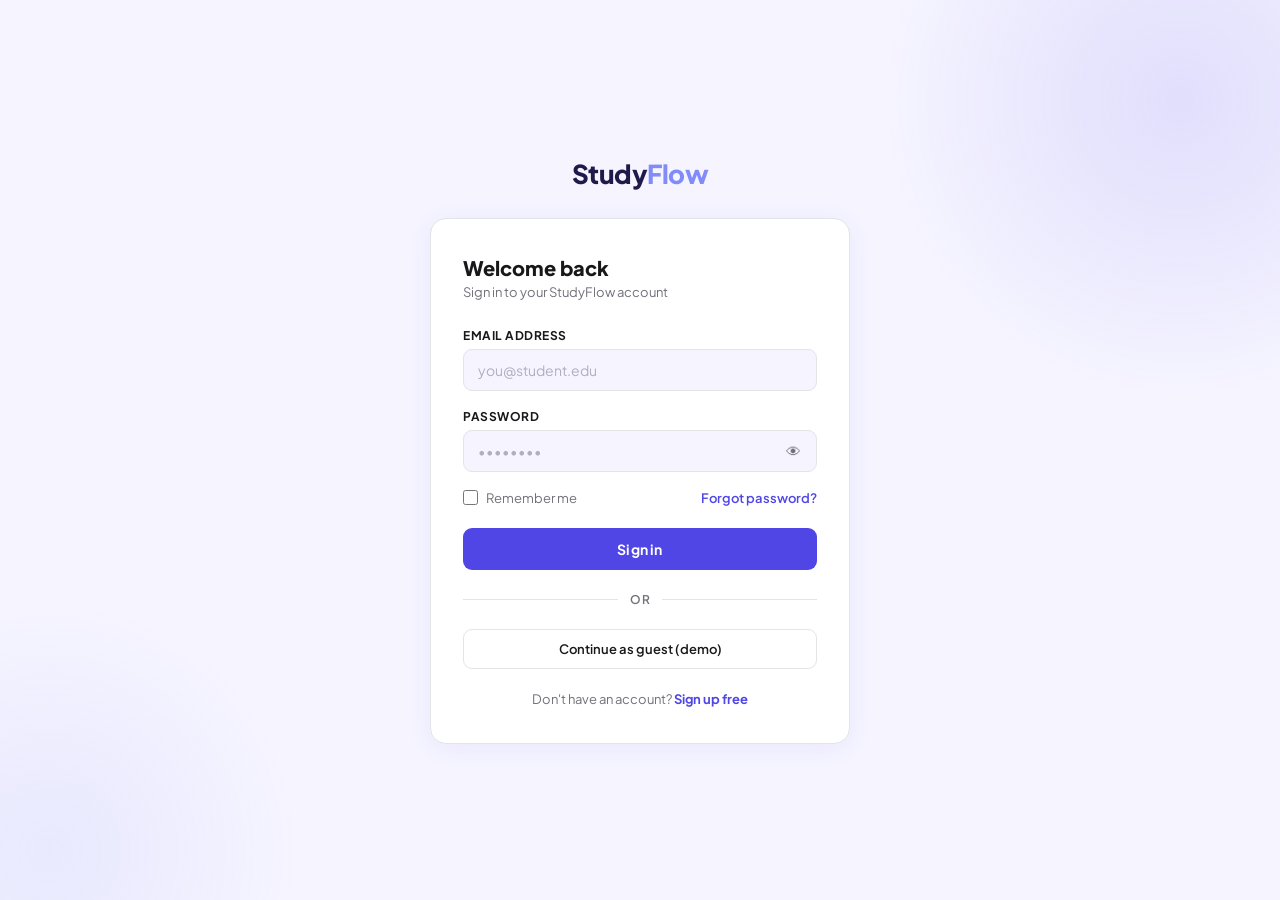
<file: index.html>
<!DOCTYPE html>
<html lang="en">
<head>
  <meta charset="UTF-8">
  <meta name="viewport" content="width=device-width, initial-scale=1.0">
  <title>StudyFlow — Sign In</title>
  <link href="https://fonts.googleapis.com/css2?family=Plus+Jakarta+Sans:wght@300;400;500;600;700;800&display=swap" rel="stylesheet">
  <style>
    * { margin:0; padding:0; box-sizing:border-box; }
    :root {
      --bg:#F5F4FF; --card:#FFFFFF; --accent:#4F46E5; --accent-hover:#4338CA;
      --accent-light:#EEF2FF; --text:#18181B; --muted:#71717A; --border:#E4E4E7;
      --error:#EF4444; --sidebar:#1E1B4B;
    }
    body {
      font-family:'Plus Jakarta Sans',sans-serif;
      background:var(--bg);
      color:var(--text);
      min-height:100vh;
      display:flex;
      align-items:center;
      justify-content:center;
      padding:24px;
    }

    /* Background decoration */
    body::before {
      content:'';
      position:fixed;
      top:-200px; right:-200px;
      width:600px; height:600px;
      background:radial-gradient(circle, rgba(79,70,229,.12) 0%, transparent 70%);
      pointer-events:none;
    }
    body::after {
      content:'';
      position:fixed;
      bottom:-200px; left:-200px;
      width:500px; height:500px;
      background:radial-gradient(circle, rgba(129,140,248,.10) 0%, transparent 70%);
      pointer-events:none;
    }

    .login-wrap {
      width:100%;
      max-width:420px;
      animation: fadeUp .35s ease;
    }
    @keyframes fadeUp {
      from { opacity:0; transform:translateY(16px); }
      to   { opacity:1; transform:translateY(0); }
    }

    /* Logo */
    .logo {
      text-align:center;
      font-size:26px;
      font-weight:800;
      color:var(--sidebar);
      letter-spacing:-0.5px;
      margin-bottom:28px;
    }
    .logo span { color:#818CF8; }

    /* Card */
    .card {
      background:var(--card);
      border-radius:16px;
      border:1px solid var(--border);
      padding:36px 32px;
      box-shadow:0 4px 24px rgba(79,70,229,.07);
    }

    .card-title {
      font-size:20px;
      font-weight:800;
      color:var(--text);
      margin-bottom:4px;
    }
    .card-sub {
      font-size:13px;
      color:var(--muted);
      margin-bottom:28px;
    }

    /* Form */
    .form-group { margin-bottom:18px; }
    .form-label {
      display:block;
      font-size:12px;
      font-weight:700;
      color:var(--text);
      margin-bottom:6px;
      text-transform:uppercase;
      letter-spacing:.5px;
    }
    .input-wrap { position:relative; }
    .form-input {
      width:100%;
      padding:11px 14px;
      border:1.5px solid var(--border);
      border-radius:9px;
      font-family:inherit;
      font-size:14px;
      color:var(--text);
      background:var(--bg);
      outline:none;
      transition:border-color .15s, box-shadow .15s;
    }
    .form-input:focus {
      border-color:var(--accent);
      box-shadow:0 0 0 3px rgba(79,70,229,.12);
      background:#fff;
    }
    .form-input.error { border-color:var(--error); }
    .form-input::placeholder { color:#B0AEC0; }

    /* Password toggle */
    .pwd-toggle {
      position:absolute;
      right:12px; top:50%;
      transform:translateY(-50%);
      background:none; border:none;
      cursor:pointer; color:var(--muted);
      font-size:15px; padding:4px;
      line-height:1;
      transition:color .15s;
    }
    .pwd-toggle:hover { color:var(--accent); }
    #inp-password { padding-right:40px; }

    /* Error message */
    .field-error {
      font-size:11px;
      color:var(--error);
      margin-top:5px;
      display:none;
    }
    .field-error.visible { display:block; }

    /* Remember + Forgot row */
    .extras-row {
      display:flex;
      align-items:center;
      justify-content:space-between;
      margin-bottom:22px;
    }
    .checkbox-label {
      display:flex;
      align-items:center;
      gap:8px;
      font-size:13px;
      color:var(--muted);
      cursor:pointer;
      user-select:none;
    }
    .checkbox-label input[type="checkbox"] {
      width:15px; height:15px;
      accent-color:var(--accent);
      cursor:pointer;
    }
    .forgot-link {
      font-size:13px;
      color:var(--accent);
      text-decoration:none;
      font-weight:600;
    }
    .forgot-link:hover { text-decoration:underline; }

    /* Submit button */
    .btn-signin {
      width:100%;
      padding:12px;
      background:var(--accent);
      color:white;
      border:none;
      border-radius:9px;
      font-family:inherit;
      font-size:14px;
      font-weight:700;
      cursor:pointer;
      transition:background .15s, transform .1s, box-shadow .15s;
      letter-spacing:.2px;
    }
    .btn-signin:hover { background:var(--accent-hover); box-shadow:0 4px 14px rgba(79,70,229,.3); }
    .btn-signin:active { transform:scale(.98); }
    .btn-signin:disabled { opacity:.6; cursor:not-allowed; transform:none; box-shadow:none; }

    /* Divider */
    .divider {
      display:flex; align-items:center; gap:12px;
      margin:22px 0;
      color:var(--muted); font-size:12px; font-weight:600; text-transform:uppercase; letter-spacing:.5px;
    }
    .divider::before, .divider::after {
      content:''; flex:1; height:1px; background:var(--border);
    }

    /* Social / guest */
    .btn-guest {
      width:100%;
      padding:11px;
      background:transparent;
      color:var(--text);
      border:1.5px solid var(--border);
      border-radius:9px;
      font-family:inherit;
      font-size:13px;
      font-weight:600;
      cursor:pointer;
      transition:border-color .15s, background .15s;
    }
    .btn-guest:hover { border-color:var(--accent); background:var(--accent-light); }

    /* Signup prompt */
    .signup-row {
      text-align:center;
      margin-top:22px;
      font-size:13px;
      color:var(--muted);
    }
    .signup-row a {
      color:var(--accent);
      font-weight:700;
      text-decoration:none;
    }
    .signup-row a:hover { text-decoration:underline; }

    /* Toast */
    .toast {
      position:fixed; bottom:28px; left:50%; transform:translateX(-50%) translateY(20px);
      background:#18181B; color:white; padding:11px 20px; border-radius:8px;
      font-size:13px; font-weight:500; opacity:0; pointer-events:none;
      transition:opacity .25s, transform .25s; z-index:999; white-space:nowrap;
    }
    .toast.show { opacity:1; transform:translateX(-50%) translateY(0); }
  </style>
</head>
<body>

<div class="login-wrap">

  <div class="logo">Study<span>Flow</span></div>

  <div class="card">
    <div class="card-title">Welcome back</div>
    <div class="card-sub">Sign in to your StudyFlow account</div>

    <form id="login-form" onsubmit="handleLogin(event)" novalidate>

      <div class="form-group">
        <label class="form-label" for="inp-email">Email address</label>
        <div class="input-wrap">
          <input class="form-input" id="inp-email" type="email"
                 placeholder="you@student.edu" autocomplete="email">
        </div>
        <div class="field-error" id="err-email">Please enter a valid email address.</div>
      </div>

      <div class="form-group">
        <label class="form-label" for="inp-password">Password</label>
        <div class="input-wrap">
          <input class="form-input" id="inp-password" type="password"
                 placeholder="••••••••" autocomplete="current-password">
          <button type="button" class="pwd-toggle" id="pwd-toggle" onclick="togglePwd()" aria-label="Show password">
            👁
          </button>
        </div>
        <div class="field-error" id="err-password">Password must be at least 6 characters.</div>
      </div>

      <div class="extras-row">
        <label class="checkbox-label">
          <input type="checkbox" id="remember-me">
          Remember me
        </label>
        <a href="#" class="forgot-link" onclick="showForgot(event)">Forgot password?</a>
      </div>

      <button class="btn-signin" type="submit" id="btn-signin">Sign in</button>
    </form>

    <div class="divider">or</div>

    <button class="btn-guest" onclick="continueAsGuest()">Continue as guest (demo)</button>

    <div class="signup-row">
      Don't have an account? <a href="#" onclick="showSignup(event)">Sign up free</a>
    </div>
  </div>

</div>

<div class="toast" id="toast"></div>

<script>
  // --- Password visibility toggle ---
  function togglePwd() {
    const inp = document.getElementById('inp-password');
    const btn = document.getElementById('pwd-toggle');
    if (inp.type === 'password') {
      inp.type = 'text';
      btn.textContent = '🙈';
      btn.setAttribute('aria-label', 'Hide password');
    } else {
      inp.type = 'password';
      btn.textContent = '👁';
      btn.setAttribute('aria-label', 'Show password');
    }
  }

  // --- Validation helpers ---
  function setError(inputId, errId, show) {
    const inp = document.getElementById(inputId);
    const err = document.getElementById(errId);
    inp.classList.toggle('error', show);
    err.classList.toggle('visible', show);
  }

  // --- Login handler ---
  function handleLogin(e) {
    e.preventDefault();
    const email    = document.getElementById('inp-email').value.trim();
    const password = document.getElementById('inp-password').value;
    let valid = true;

    const emailOk = /^[^\s@]+@[^\s@]+\.[^\s@]+$/.test(email);
    setError('inp-email', 'err-email', !emailOk);
    if (!emailOk) valid = false;

    const pwdOk = password.length >= 6;
    setError('inp-password', 'err-password', !pwdOk);
    if (!pwdOk) valid = false;

    if (!valid) return;

    // Demo: simulate sign-in
    const btn = document.getElementById('btn-signin');
    btn.disabled = true;
    btn.textContent = 'Signing in…';

    setTimeout(() => {
      // In a real app this would POST credentials and redirect on success.
      // For the prototype we just jump straight to the dashboard.
      window.location.href = 'dashboard.html';
    }, 900);
  }

  // --- Guest / demo shortcut ---
  function continueAsGuest() {
    window.location.href = 'index.html';
  }

  // --- Placeholder stubs ---
  function showForgot(e) {
    e.preventDefault();
    toast('Password reset link sent! (demo)');
  }

  function showSignup(e) {
    e.preventDefault();
    toast('Sign-up flow coming soon!');
  }

  // --- Toast ---
  function toast(msg) {
    const t = document.getElementById('toast');
    t.textContent = msg;
    t.classList.add('show');
    setTimeout(() => t.classList.remove('show'), 2800);
  }

  // Clear error state on input
  ['inp-email','inp-password'].forEach(id => {
    document.getElementById(id).addEventListener('input', () => {
      document.getElementById(id).classList.remove('error');
      const errId = 'err-' + id.replace('inp-','');
      const errEl = document.getElementById(errId);
      if (errEl) errEl.classList.remove('visible');
    });
  });
</script>
</body>
</html>
</file>
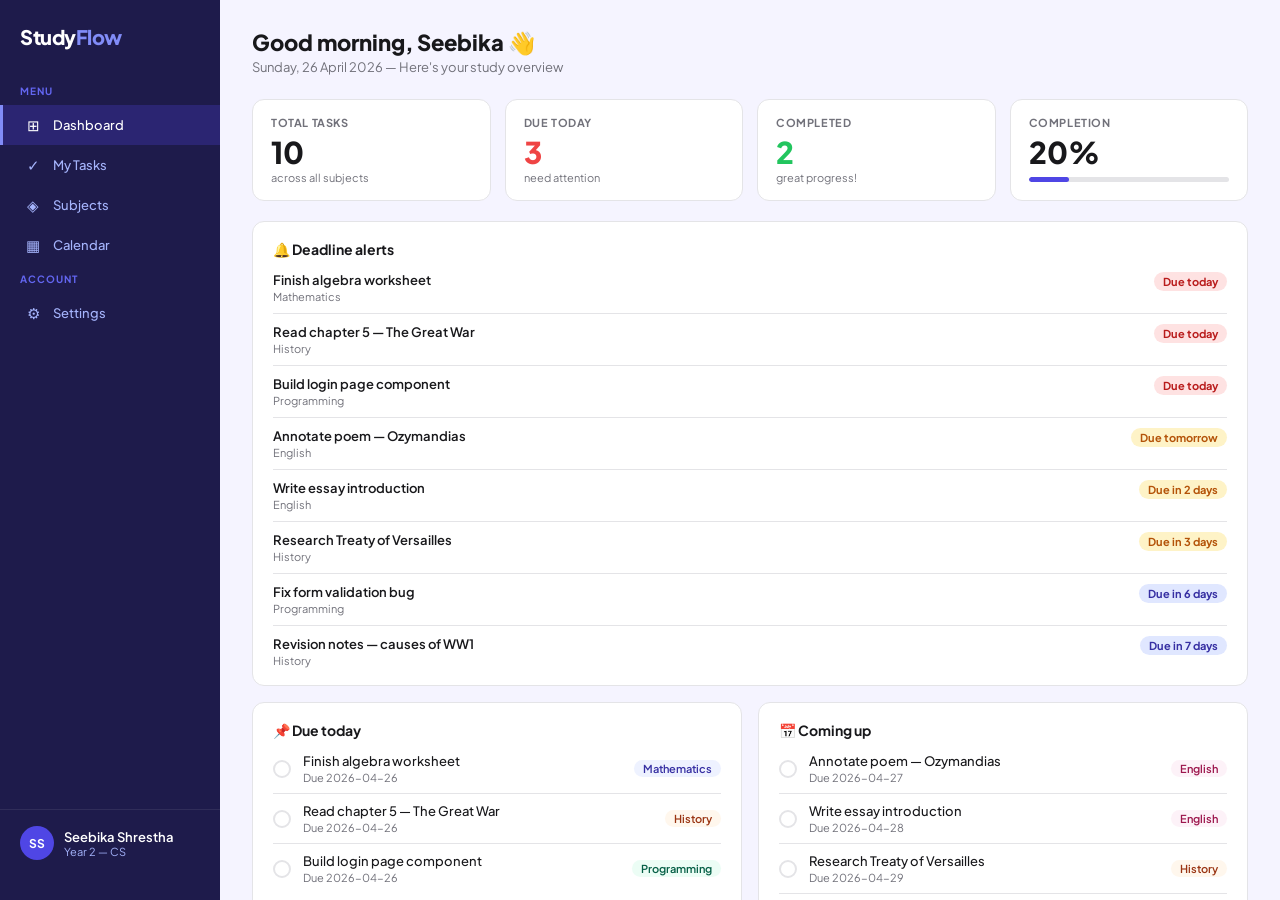
<file: dashboard.html>
<!DOCTYPE html>
<html lang="en">
<head>
  <meta charset="UTF-8">
  <meta name="viewport" content="width=device-width, initial-scale=1.0">
  <title>StudyFlow — Student Task Manager</title>
  <link href="https://fonts.googleapis.com/css2?family=Plus+Jakarta+Sans:wght@300;400;500;600;700;800&display=swap" rel="stylesheet">
  <link rel="stylesheet" href="styles.css">
</head>
<body>

<!-- SIDEBAR -->
<div class="sidebar">
  <div class="logo">Study<span>Flow</span></div>
  <div class="nav-section">Menu</div>
  <div class="nav-item active" onclick="goto('dashboard',this)">
    <span class="nav-icon">⊞</span> Dashboard
  </div>
  <div class="nav-item" onclick="goto('tasks',this)">
    <span class="nav-icon">✓</span> My Tasks
  </div>
  <div class="nav-item" onclick="goto('subjects',this)">
    <span class="nav-icon">◈</span> Subjects
  </div>
  <div class="nav-item" onclick="goto('calendar',this)">
    <span class="nav-icon">▦</span> Calendar
  </div>
  <div class="nav-section" style="margin-top:8px">Account</div>
  <div class="nav-item" onclick="goto('settings',this)">
    <span class="nav-icon">⚙</span> Settings
  </div>
  <div class="sidebar-footer">
    <div class="user-row">
      <div class="avatar">SS</div>
      <div>
        <div class="user-name">Seebika Shrestha</div>
        <div class="user-role">Year 2 — CS</div>
      </div>
    </div>
  </div>
</div>

<!-- MAIN CONTENT -->
<div class="main">

  <!-- DASHBOARD -->
  <div class="page active" id="page-dashboard">
    <div class="page-header">
      <div>
        <div class="page-title">Good morning, Seebika 👋</div>
        <div class="page-sub">Sunday, 26 April 2026 — Here's your study overview</div>
      </div>
    </div>
    <div class="stats-grid">
      <div class="stat-card">
        <div class="stat-label">Total tasks</div>
        <div class="stat-value" id="stat-total">—</div>
        <div class="stat-hint">across all subjects</div>
      </div>
      <div class="stat-card">
        <div class="stat-label">Due today</div>
        <div class="stat-value" style="color:#EF4444" id="stat-today">—</div>
        <div class="stat-hint">need attention</div>
      </div>
      <div class="stat-card">
        <div class="stat-label">Completed</div>
        <div class="stat-value" style="color:#22C55E" id="stat-done">—</div>
        <div class="stat-hint">great progress!</div>
      </div>
      <div class="stat-card">
        <div class="stat-label">Completion</div>
        <div class="stat-value" id="stat-pct">—</div>
        <div class="prog-bar"><div class="prog-fill" id="stat-bar" style="width:0%"></div></div>
      </div>
    </div>
    <div class="card">
      <div class="card-title">🔔 Deadline alerts</div>
      <div id="deadline-alerts"></div>
    </div>
    <div class="two-col">
      <div class="card">
        <div class="card-title">📌 Due today</div>
        <div id="today-tasks"></div>
      </div>
      <div class="card">
        <div class="card-title">📅 Coming up</div>
        <div id="upcoming-tasks"></div>
      </div>
    </div>
    <div class="card">
      <div class="card-title">Progress by subject</div>
      <div id="subject-progress"></div>
    </div>
  </div>

  <!-- TASKS -->
  <div class="page" id="page-tasks">
    <div class="page-header">
      <div>
        <div class="page-title">My Tasks</div>
        <div class="page-sub">Create, manage and complete your assignments</div>
      </div>
      <button class="add-btn-main" onclick="openModal()">+ New Task</button>
    </div>
    <div class="filter-row" id="task-filters">
      <button class="filter-btn active" onclick="filterTasks('all',this)">All</button>
      <button class="filter-btn" onclick="filterTasks('todo',this)">To Do</button>
      <button class="filter-btn" onclick="filterTasks('done',this)">Completed</button>
      <div id="subject-filter-btns" style="display:flex;gap:8px;flex-wrap:wrap"></div>
    </div>
    <div class="card" style="padding:0 20px;">
      <div class="task-row header">
        <div></div>
        <div>Task</div>
        <div>Subject</div>
        <div>Due date</div>
        <div>Priority</div>
        <div></div>
      </div>
      <div id="task-table-body"></div>
    </div>
  </div>

  <!-- SUBJECTS -->
  <div class="page" id="page-subjects">
    <div class="page-header">
      <div>
        <div class="page-title">Subjects</div>
        <div class="page-sub">Colour-coded categories for your tasks</div>
      </div>
    </div>
    <div class="subjects-grid" id="subjects-grid"></div>
  </div>

  <!-- CALENDAR -->
  <div class="page" id="page-calendar">
    <div class="page-header">
      <div>
        <div class="page-title">Calendar</div>
        <div class="page-sub">See all your deadlines at a glance</div>
      </div>
    </div>
    <div class="card">
      <div class="cal-header">
        <button class="filter-btn" onclick="prevMonth()">← Prev</button>
        <strong id="cal-month-label" style="font-size:15px;font-weight:800"></strong>
        <button class="filter-btn" onclick="nextMonth()">Next →</button>
      </div>
      <div class="cal-grid" id="cal-grid"></div>
    </div>
  </div>

  <!-- SETTINGS -->
  <div class="page" id="page-settings">
    <div class="page-header">
      <div>
        <div class="page-title">Settings</div>
        <div class="page-sub">Manage your profile and preferences</div>
      </div>
    </div>
    <div style="display:flex;gap:32px;align-items:flex-start;margin-bottom:20px">
      <div style="width:70px;height:70px;border-radius:50%;background:var(--accent);display:flex;align-items:center;justify-content:center;color:white;font-size:24px;font-weight:800;flex-shrink:0">SS</div>
      <div>
        <div style="font-size:18px;font-weight:800">Seebika Shrestha</div>
        <div style="font-size:13px;color:var(--muted);margin-top:3px">Year 2 — Computer Science</div>
        <div style="font-size:13px;color:var(--muted)">seebika.shrestha@student.edu</div>
      </div>
    </div>
    <div class="settings-section">
      <div class="settings-title">Profile details</div>
      <div class="form-row">
        <div class="form-group">
          <label class="form-label">First name</label>
          <input class="form-input" value="Seebika">
        </div>
        <div class="form-group">
          <label class="form-label">Last name</label>
          <input class="form-input" value="Shrestha">
        </div>
      </div>
      <div class="form-group">
        <label class="form-label">Email address</label>
        <input class="form-input" value="seebika.shrestha@student.edu">
      </div>
      <div class="form-group">
        <label class="form-label">Year / Course</label>
        <input class="form-input" value="Year 2 — Computer Science">
      </div>
    </div>
    <div class="settings-section">
      <div class="settings-title">Preferences</div>
      <div class="form-row">
        <div class="form-group">
          <label class="form-label">Default reminder</label>
          <select class="form-input">
            <option>1 day before due date</option>
            <option>2 days before due date</option>
            <option>1 week before due date</option>
          </select>
        </div>
        <div class="form-group">
          <label class="form-label">Theme</label>
          <select class="form-input">
            <option>Light</option>
            <option>Dark</option>
            <option>System default</option>
          </select>
        </div>
      </div>
    </div>
    <button class="btn-save" onclick="toast('Changes saved!')" style="padding:10px 26px">Save changes</button>
  </div>

</div>

<!-- ADD TASK MODAL -->
<div class="modal-overlay" id="modal" onclick="if(event.target===this)closeModal()">
  <div class="modal">
    <div class="modal-title">Add new task</div>
    <div class="form-group">
      <label class="form-label">Task title</label>
      <input class="form-input" id="inp-title" placeholder="e.g. Finish algebra worksheet">
    </div>
    <div class="form-row">
      <div class="form-group">
        <label class="form-label">Subject</label>
        <select class="form-input" id="inp-subject"></select>
      </div>
      <div class="form-group">
        <label class="form-label">Priority</label>
        <select class="form-input" id="inp-priority">
          <option value="high">High</option>
          <option value="medium" selected>Medium</option>
          <option value="low">Low</option>
        </select>
      </div>
    </div>
    <div class="form-group">
      <label class="form-label">Due date</label>
      <input class="form-input" id="inp-date" type="date">
    </div>
    <div class="form-group">
      <label class="form-label">Description (optional)</label>
      <textarea class="form-input" id="inp-desc" rows="2" placeholder="Any extra notes…" style="resize:vertical"></textarea>
    </div>
    <div class="modal-footer">
      <button class="btn-cancel" onclick="closeModal()">Cancel</button>
      <button class="btn-save" onclick="addTask()">Add task</button>
    </div>
  </div>
</div>

<!-- TOAST -->
<div class="toast" id="toast"></div>

<script src="app.js"></script>
</body>
</html>
</file>
<file: styles.css>
* { margin:0; padding:0; box-sizing:border-box; }
:root {
  --sidebar:#1E1B4B; --sidebar-text:#A5B4FC; --sidebar-active:#4F46E5;
  --bg:#F5F4FF; --card:#FFFFFF; --accent:#4F46E5; --accent-light:#EEF2FF;
  --text:#18181B; --muted:#71717A; --border:#E4E4E7;
}
body { font-family:'Plus Jakarta Sans',sans-serif; background:var(--bg); color:var(--text); display:flex; height:100vh; overflow:hidden; }

/* SIDEBAR */
.sidebar { width:220px; background:var(--sidebar); display:flex; flex-direction:column; padding:24px 0; flex-shrink:0; }
.logo { padding:0 20px 28px; color:white; font-size:20px; font-weight:800; letter-spacing:-0.5px; }
.logo span { color:#818CF8; }
.nav-section { font-size:10px; font-weight:700; color:#6366F1; text-transform:uppercase; letter-spacing:1px; padding:0 20px 8px; margin-top:8px; }
.nav-item { display:flex; align-items:center; gap:10px; padding:10px 20px; color:var(--sidebar-text); font-size:13px; font-weight:500; cursor:pointer; transition:all .15s; border-left:3px solid transparent; user-select:none; }
.nav-item:hover { background:rgba(255,255,255,.06); color:white; }
.nav-item.active { color:white; background:rgba(79,70,229,.25); border-left-color:#818CF8; }
.nav-icon { font-size:15px; width:20px; text-align:center; flex-shrink:0; }
.sidebar-footer { margin-top:auto; padding:16px 20px; border-top:1px solid rgba(255,255,255,.08); }
.user-row { display:flex; align-items:center; gap:10px; }
.avatar { width:34px; height:34px; border-radius:50%; background:#4F46E5; display:flex; align-items:center; justify-content:center; color:white; font-size:12px; font-weight:700; flex-shrink:0; }
.user-name { color:white; font-size:13px; font-weight:600; }
.user-role { color:var(--sidebar-text); font-size:11px; }

/* MAIN */
.main { flex:1; overflow-y:auto; padding:28px 32px; }
.page { display:none; animation:fadeIn .2s ease; }
.page.active { display:block; }
@keyframes fadeIn { from{opacity:0;transform:translateY(6px)} to{opacity:1;transform:translateY(0)} }

/* PAGE HEADER */
.page-header { margin-bottom:24px; display:flex; align-items:flex-start; justify-content:space-between; }
.page-title { font-size:22px; font-weight:800; color:var(--text); }
.page-sub { font-size:13px; color:var(--muted); margin-top:3px; }

/* STAT CARDS */
.stats-grid { display:grid; grid-template-columns:repeat(4,1fr); gap:14px; margin-bottom:20px; }
.stat-card { background:var(--card); border-radius:12px; padding:16px 18px; border:1px solid var(--border); }
.stat-label { font-size:11px; font-weight:700; color:var(--muted); text-transform:uppercase; letter-spacing:.6px; margin-bottom:8px; }
.stat-value { font-size:30px; font-weight:800; color:var(--text); line-height:1; }
.stat-hint { font-size:11px; color:var(--muted); margin-top:4px; }

/* PROGRESS BAR */
.prog-bar { height:5px; background:var(--border); border-radius:99px; overflow:hidden; margin-top:10px; }
.prog-fill { height:100%; background:var(--accent); border-radius:99px; transition:width .5s ease; }

/* CARDS */
.card { background:var(--card); border-radius:12px; border:1px solid var(--border); padding:18px 20px; margin-bottom:16px; }
.card-title { font-size:14px; font-weight:700; margin-bottom:14px; color:var(--text); }
.two-col { display:grid; grid-template-columns:1fr 1fr; gap:16px; }

/* ALERTS */
.alert-item { display:flex; align-items:flex-start; justify-content:space-between; gap:12px; padding:10px 0; border-bottom:1px solid var(--border); }
.alert-item:last-child { border-bottom:none; padding-bottom:0; }
.alert-item:first-child { padding-top:0; }
.alert-main { min-width:0; }
.alert-title { font-size:13px; font-weight:600; color:var(--text); white-space:nowrap; overflow:hidden; text-overflow:ellipsis; }
.alert-sub { font-size:11px; color:var(--muted); margin-top:2px; }
.alert-badge { display:inline-flex; align-items:center; padding:3px 9px; border-radius:99px; font-size:11px; font-weight:700; white-space:nowrap; }
.alert-badge.danger { background:#FEE2E2; color:#B91C1C; }
.alert-badge.warn { background:#FEF3C7; color:#B45309; }
.alert-badge.info { background:#E0E7FF; color:#3730A3; }

/* TASK ITEMS (dashboard) */
.task-item { display:flex; align-items:center; gap:12px; padding:9px 0; border-bottom:1px solid var(--border); }
.task-item:last-child { border-bottom:none; padding-bottom:0; }
.task-item:first-child { padding-top:0; }
.check { width:18px; height:18px; border-radius:50%; border:2px solid var(--border); flex-shrink:0; cursor:pointer; display:flex; align-items:center; justify-content:center; transition:all .15s; }
.check:hover { border-color:var(--accent); }
.check.done { background:#22C55E; border-color:#22C55E; }
.task-name { font-size:13px; font-weight:500; flex:1; }
.task-name.done { text-decoration:line-through; color:var(--muted); }
.task-meta { font-size:11px; color:var(--muted); margin-top:2px; }

/* BADGES */
.badge { display:inline-flex; align-items:center; padding:2px 8px; border-radius:99px; font-size:11px; font-weight:700; }
.badge-high { background:#FEE2E2; color:#B91C1C; }
.badge-medium { background:#FFEDD5; color:#C2410C; }
.badge-low { background:#DCFCE7; color:#15803D; }
.subj-pill { display:inline-flex; align-items:center; padding:2px 9px; border-radius:99px; font-size:11px; font-weight:600; white-space:nowrap; }

/* FILTER ROW */
.filter-row { display:flex; gap:8px; margin-bottom:16px; flex-wrap:wrap; align-items:center; }
.filter-btn { padding:5px 14px; border-radius:99px; font-size:12px; font-weight:600; border:1px solid var(--border); background:var(--card); color:var(--muted); cursor:pointer; transition:all .15s; font-family:inherit; }
.filter-btn:hover, .filter-btn.active { background:var(--accent); color:white; border-color:var(--accent); }
.add-btn-main { margin-left:auto; padding:8px 18px; background:var(--accent); color:white; border:none; border-radius:8px; font-size:13px; font-weight:700; cursor:pointer; font-family:inherit; transition:background .15s; }
.add-btn-main:hover { background:#4338CA; }

/* TASK TABLE */
.task-row { display:grid; grid-template-columns:22px 1fr 130px 105px 85px 30px; align-items:center; gap:12px; padding:11px 0; border-bottom:1px solid var(--border); }
.task-row:last-child { border-bottom:none; }
.task-row.header { font-size:10px; font-weight:700; color:var(--muted); text-transform:uppercase; letter-spacing:.6px; padding-bottom:8px; border-bottom:1px solid var(--border); }

/* SUBJECTS GRID */
.subjects-grid { display:grid; grid-template-columns:repeat(auto-fill,minmax(180px,1fr)); gap:14px; }
.subject-card { background:var(--card); border:1px solid var(--border); border-radius:12px; padding:18px; cursor:pointer; transition:transform .15s,box-shadow .15s; position:relative; overflow:hidden; }
.subject-card:hover { transform:translateY(-3px); box-shadow:0 8px 24px rgba(0,0,0,.08); }
.subject-stripe { position:absolute; top:0; left:0; right:0; height:4px; border-radius:12px 12px 0 0; }
.subject-name { font-size:15px; font-weight:700; margin-bottom:4px; margin-top:10px; }
.subject-count { font-size:12px; color:var(--muted); }
.add-subject-card { background:transparent; border:2px dashed var(--border); border-radius:12px; padding:18px; cursor:pointer; display:flex; align-items:center; justify-content:center; flex-direction:column; gap:6px; color:var(--muted); font-size:13px; font-weight:600; transition:border-color .15s,color .15s; font-family:inherit; }
.add-subject-card:hover { border-color:var(--accent); color:var(--accent); }

/* CALENDAR */
.cal-header { display:flex; align-items:center; justify-content:space-between; margin-bottom:16px; }
.cal-grid { display:grid; grid-template-columns:repeat(7,1fr); gap:1px; background:var(--border); border-radius:8px; overflow:hidden; }
.cal-day-header { background:#F8F7FF; padding:8px; text-align:center; font-size:10px; font-weight:700; color:var(--muted); text-transform:uppercase; letter-spacing:.5px; }
.cal-day { background:var(--card); min-height:76px; padding:7px; }
.cal-day.other-month { background:#FAFAF9; }
.cal-day.today { background:#EEF2FF; }
.cal-day-num { font-size:12px; font-weight:600; color:var(--muted); margin-bottom:4px; }
.cal-day.today .cal-day-num { color:var(--accent); background:#C7D2FE; width:20px; height:20px; border-radius:50%; display:flex; align-items:center; justify-content:center; font-weight:800; }
.cal-task-dot { font-size:10px; padding:2px 5px; border-radius:3px; margin-bottom:2px; white-space:nowrap; overflow:hidden; text-overflow:ellipsis; font-weight:600; }

/* MODAL */
.modal-overlay { display:none; position:fixed; inset:0; background:rgba(15,14,23,.5); z-index:100; align-items:center; justify-content:center; backdrop-filter:blur(2px); }
.modal-overlay.open { display:flex; }
.modal { background:white; border-radius:16px; padding:24px; width:440px; max-width:95vw; box-shadow:0 20px 60px rgba(0,0,0,.15); animation:fadeIn .2s ease; }
.modal-title { font-size:16px; font-weight:800; margin-bottom:18px; }
.form-group { margin-bottom:14px; }
.form-label { font-size:11px; font-weight:700; color:var(--muted); text-transform:uppercase; letter-spacing:.5px; margin-bottom:6px; display:block; }
.form-input { width:100%; padding:9px 12px; border:1.5px solid var(--border); border-radius:8px; font-family:inherit; font-size:13px; color:var(--text); outline:none; transition:border-color .15s; background:white; }
.form-input:focus { border-color:var(--accent); }
.form-row { display:grid; grid-template-columns:1fr 1fr; gap:12px; }
.modal-footer { display:flex; gap:8px; justify-content:flex-end; margin-top:20px; }
.btn-cancel { padding:9px 18px; border:1.5px solid var(--border); border-radius:8px; background:transparent; font-family:inherit; font-size:13px; font-weight:600; cursor:pointer; color:var(--muted); }
.btn-save { padding:9px 22px; background:var(--accent); color:white; border:none; border-radius:8px; font-family:inherit; font-size:13px; font-weight:700; cursor:pointer; }
.btn-save:hover { background:#4338CA; }

/* SETTINGS */
.settings-section { background:var(--card); border:1px solid var(--border); border-radius:12px; padding:20px; margin-bottom:16px; }
.settings-title { font-size:14px; font-weight:700; margin-bottom:16px; padding-bottom:12px; border-bottom:1px solid var(--border); }

/* EMPTY STATE */
.empty { text-align:center; padding:32px 0; color:var(--muted); font-size:13px; }

/* NOTIFICATION TOAST */
.toast { position:fixed; bottom:24px; right:24px; background:#18181B; color:white; padding:12px 18px; border-radius:10px; font-size:13px; font-weight:500; opacity:0; transform:translateY(8px); transition:all .3s; z-index:999; pointer-events:none; }
.toast.show { opacity:1; transform:translateY(0); }
</file>
